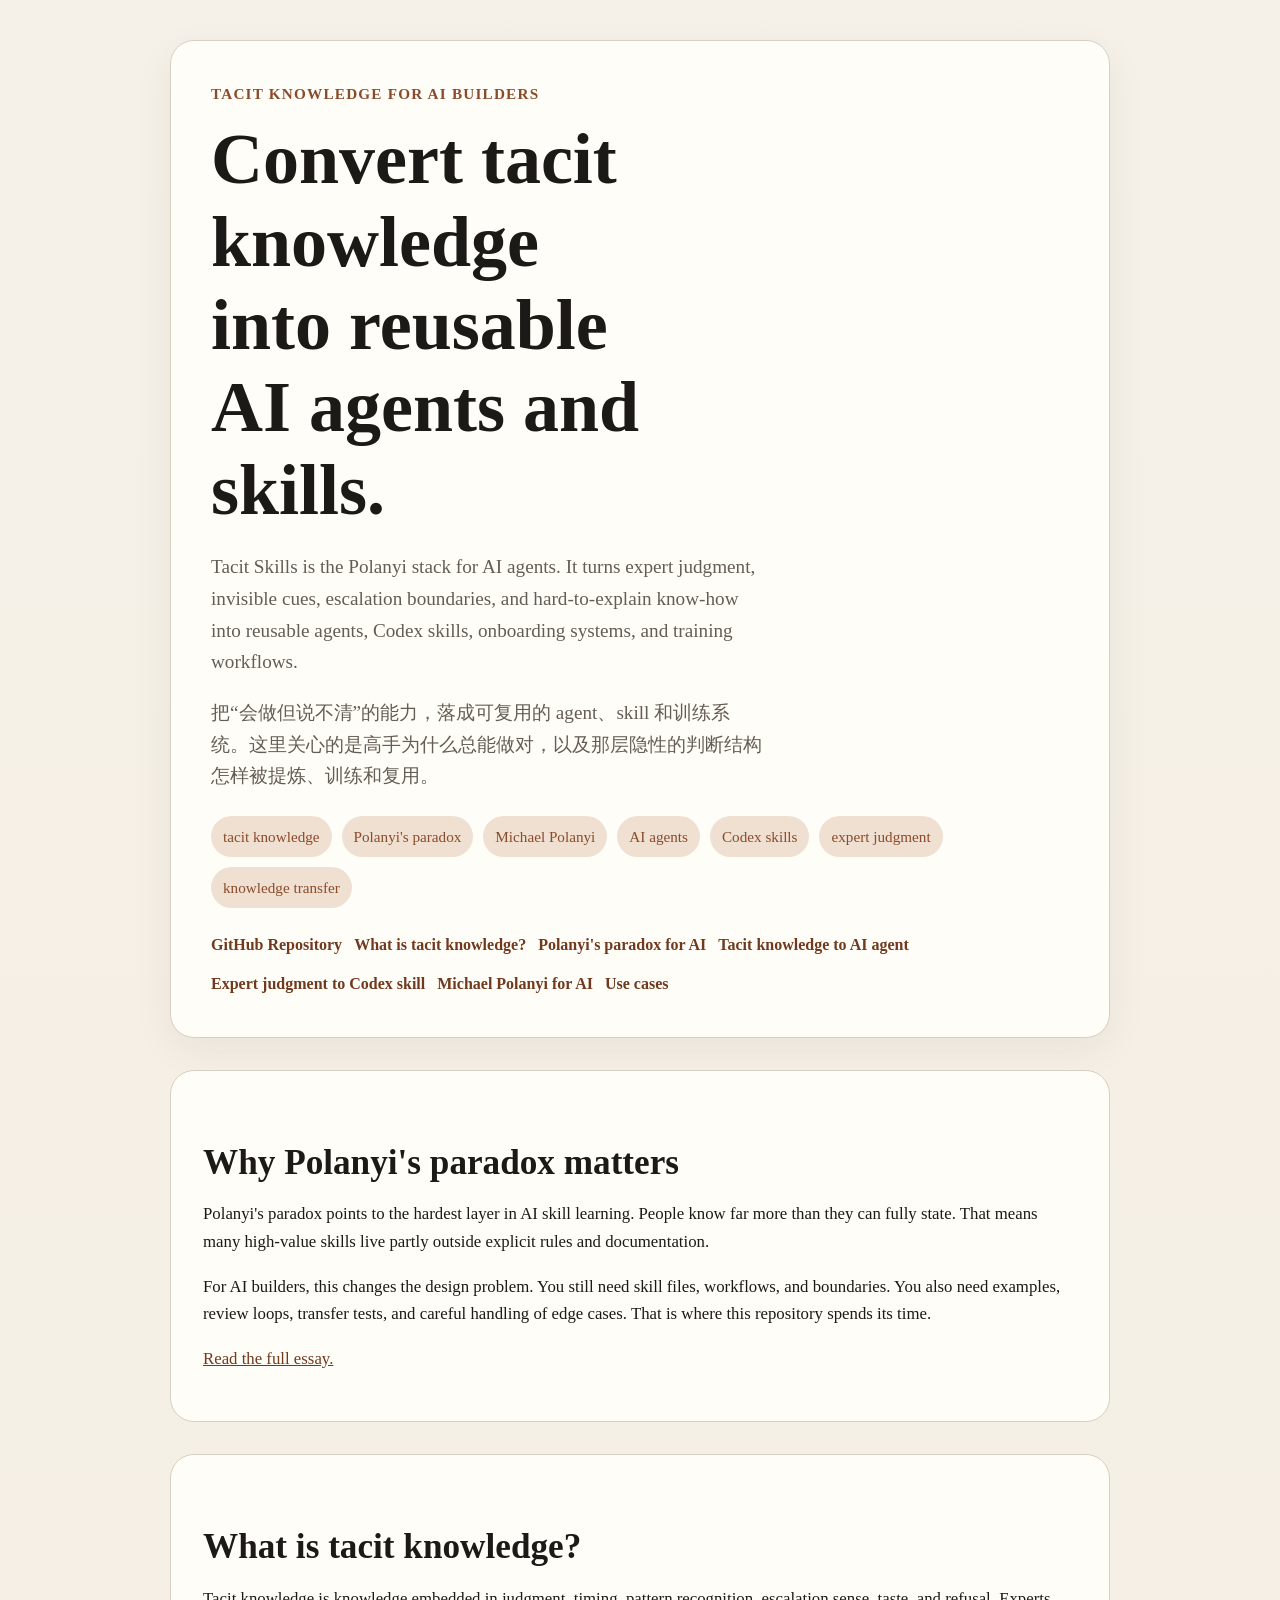
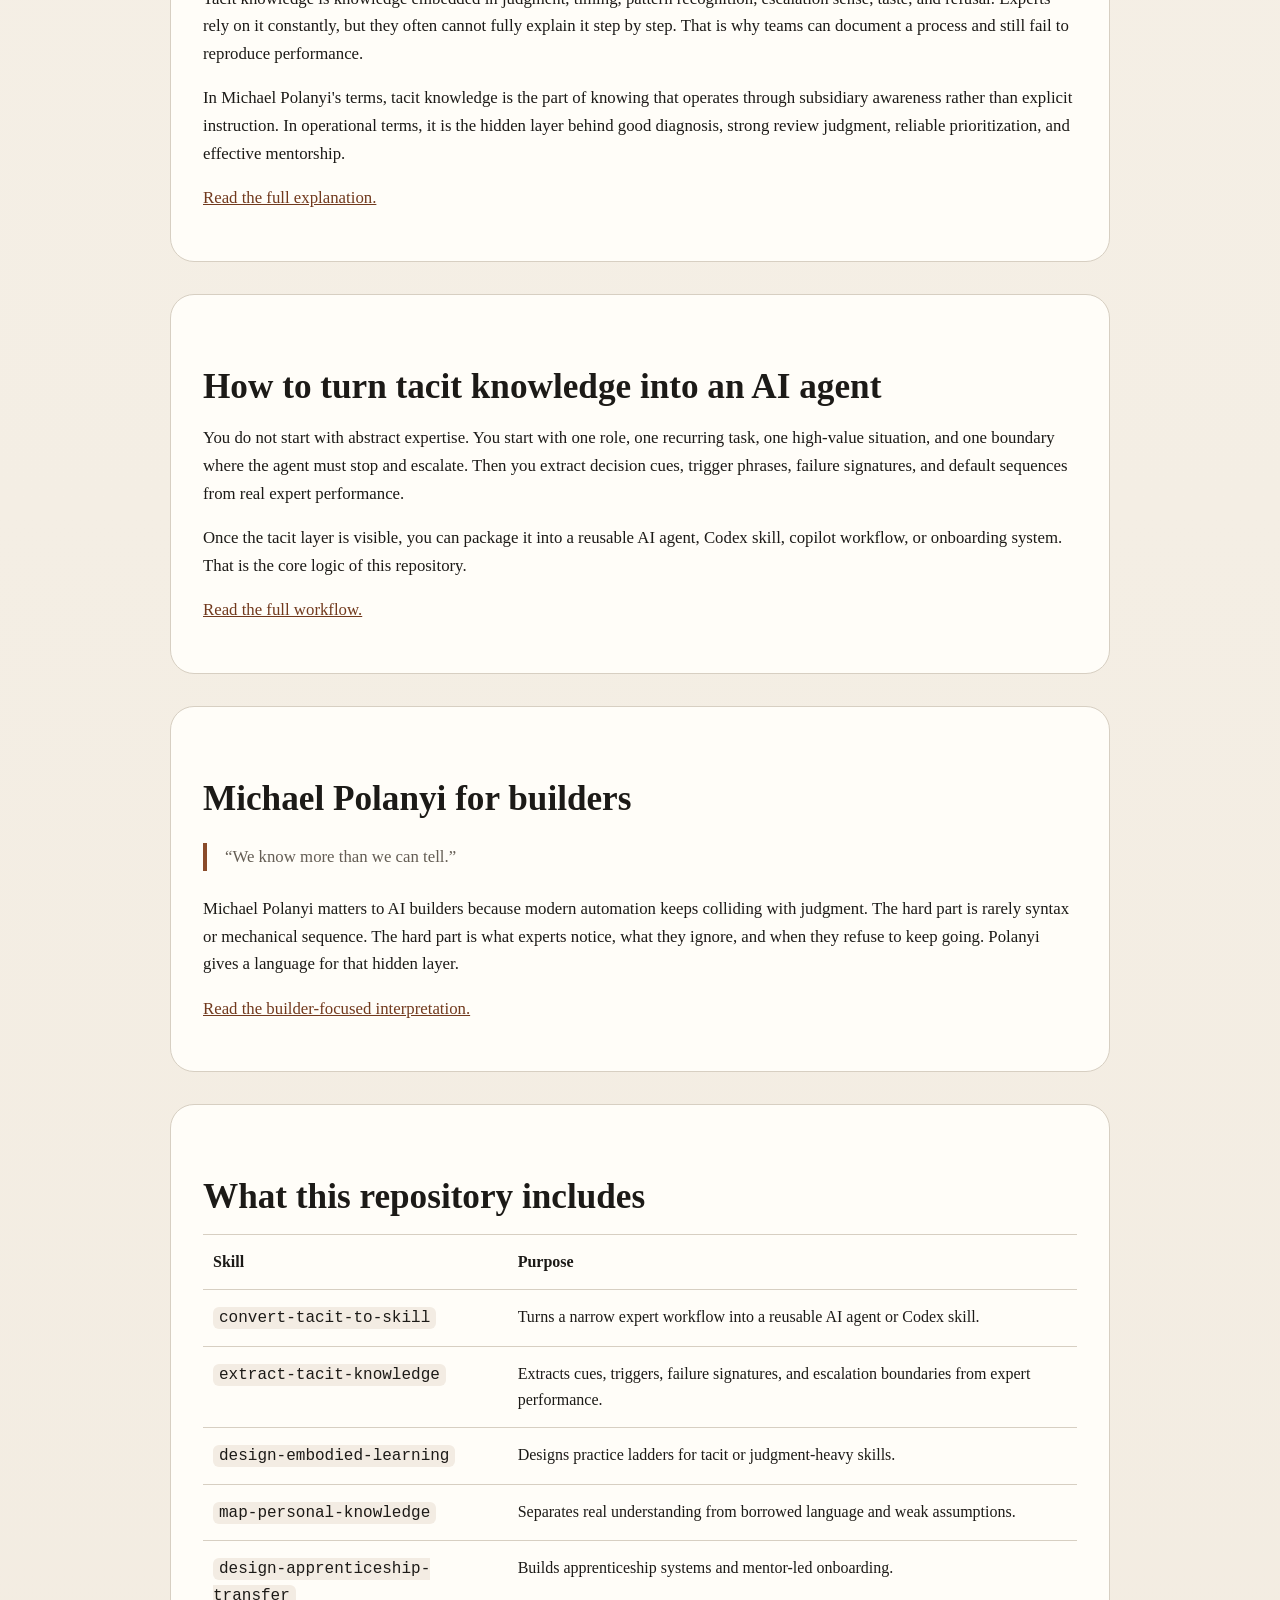
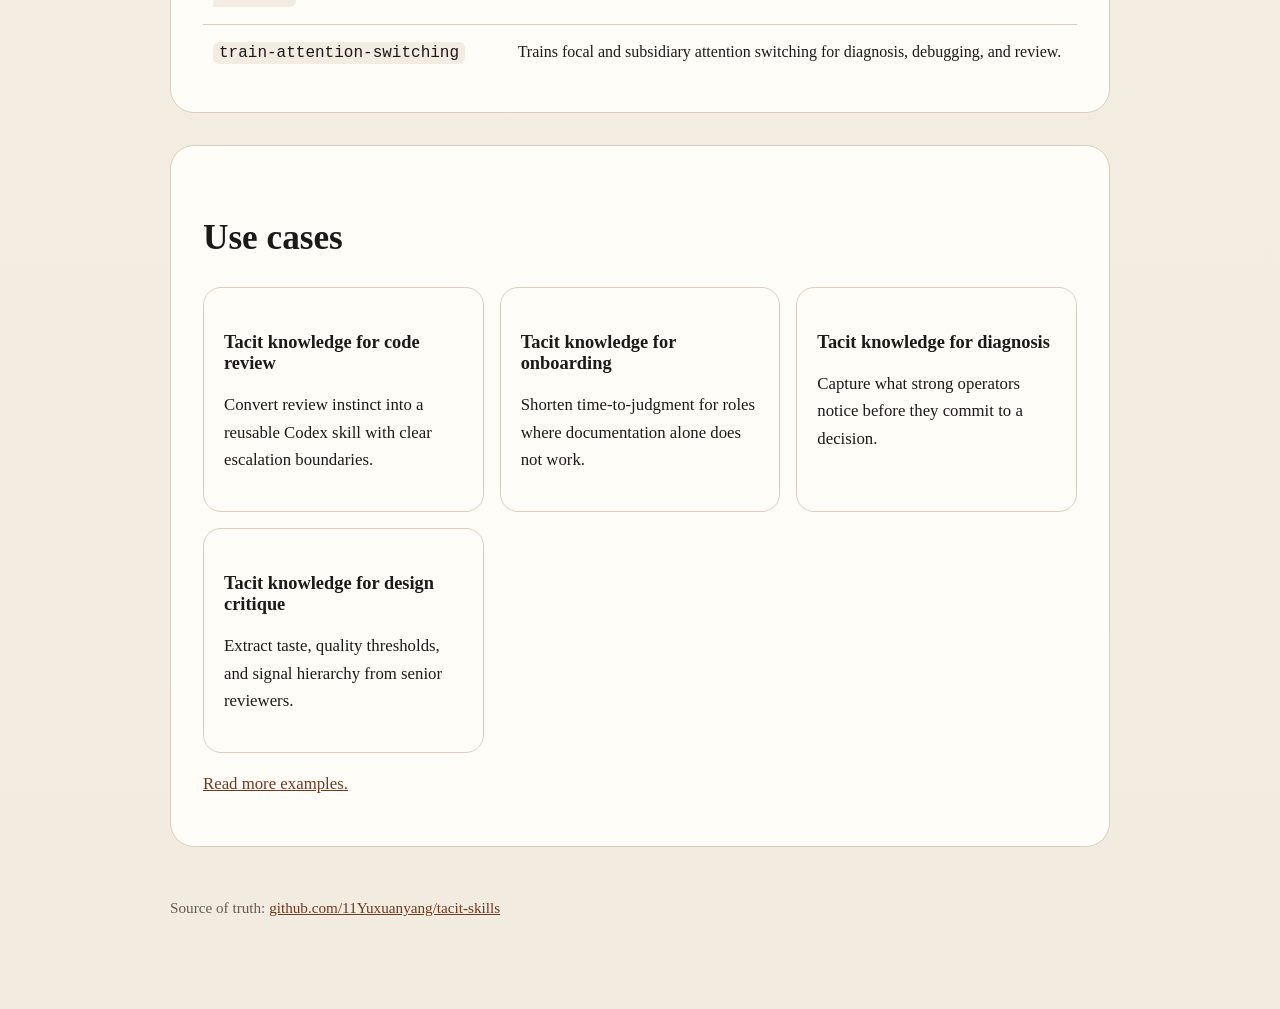
<file: docs/index.html>
<!doctype html>
<html lang="en">
  <head>
    <meta charset="utf-8">
    <meta name="viewport" content="width=device-width, initial-scale=1">
    <title>Tacit Skills: The Polanyi Stack for AI Agents</title>
    <meta name="description" content="Tacit Skills is the Polanyi stack for AI agents: an open-source framework for converting tacit knowledge, Polanyi's paradox, and expert judgment into reusable AI agents, Codex skills, copilots, and training workflows.">
    <link rel="canonical" href="https://11yuxuanyang.github.io/tacit-skills/">
    <meta name="robots" content="index,follow">
    <meta property="og:title" content="Tacit Skills">
    <meta property="og:description" content="The Polanyi stack for AI agents. Convert tacit knowledge and expert judgment into reusable skills.">
    <meta property="og:type" content="website">
    <meta property="og:url" content="https://11yuxuanyang.github.io/tacit-skills/">
    <meta name="twitter:card" content="summary_large_image">
    <link rel="stylesheet" href="./styles.css">
    <script type="application/ld+json">
      {
        "@context": "https://schema.org",
        "@type": "SoftwareSourceCode",
        "name": "Tacit Skills",
        "codeRepository": "https://github.com/11Yuxuanyang/tacit-skills",
        "url": "https://11yuxuanyang.github.io/tacit-skills/",
        "license": "https://github.com/11Yuxuanyang/tacit-skills/blob/main/LICENSE",
        "programmingLanguage": "Markdown",
        "keywords": [
          "tacit knowledge",
          "Michael Polanyi",
          "AI agents",
          "Codex skills",
          "expert judgment",
          "knowledge transfer"
        ],
          "description": "The Polanyi stack for AI agents. Open-source framework for converting tacit knowledge, Polanyi's paradox, and expert judgment into reusable AI agents, Codex skills, and training systems."
      }
    </script>
  </head>
  <body>
    <main class="shell">
      <section class="hero">
        <p class="eyebrow">Tacit Knowledge for AI Builders</p>
        <h1>Convert tacit knowledge into reusable AI agents and skills.</h1>
        <p class="lede">Tacit Skills is the Polanyi stack for AI agents. It turns expert judgment, invisible cues, escalation boundaries, and hard-to-explain know-how into reusable agents, Codex skills, onboarding systems, and training workflows.</p>
        <p class="lede">把“会做但说不清”的能力，落成可复用的 agent、skill 和训练系统。这里关心的是高手为什么总能做对，以及那层隐性的判断结构怎样被提炼、训练和复用。</p>
        <div class="pill-row">
          <span class="pill">tacit knowledge</span>
          <span class="pill">Polanyi's paradox</span>
          <span class="pill">Michael Polanyi</span>
          <span class="pill">AI agents</span>
          <span class="pill">Codex skills</span>
          <span class="pill">expert judgment</span>
          <span class="pill">knowledge transfer</span>
        </div>
        <nav class="nav">
          <a href="https://github.com/11Yuxuanyang/tacit-skills">GitHub Repository</a>
          <a href="./what-is-tacit-knowledge.html">What is tacit knowledge?</a>
          <a href="./polanyis-paradox-ai-skill-learning.html">Polanyi's paradox for AI</a>
          <a href="./tacit-knowledge-to-ai-agent.html">Tacit knowledge to AI agent</a>
          <a href="./expert-judgment-to-codex-skill.html">Expert judgment to Codex skill</a>
          <a href="./michael-polanyi-ai.html">Michael Polanyi for AI</a>
          <a href="./tacit-knowledge-examples.html">Use cases</a>
        </nav>
      </section>

      <section class="section">
        <h2>Why Polanyi's paradox matters</h2>
        <p>Polanyi's paradox points to the hardest layer in AI skill learning. People know far more than they can fully state. That means many high-value skills live partly outside explicit rules and documentation.</p>
        <p>For AI builders, this changes the design problem. You still need skill files, workflows, and boundaries. You also need examples, review loops, transfer tests, and careful handling of edge cases. That is where this repository spends its time.</p>
        <p><a href="./polanyis-paradox-ai-skill-learning.html">Read the full essay.</a></p>
      </section>

      <section class="section">
        <h2>What is tacit knowledge?</h2>
        <p>Tacit knowledge is knowledge embedded in judgment, timing, pattern recognition, escalation sense, taste, and refusal. Experts rely on it constantly, but they often cannot fully explain it step by step. That is why teams can document a process and still fail to reproduce performance.</p>
        <p>In Michael Polanyi's terms, tacit knowledge is the part of knowing that operates through subsidiary awareness rather than explicit instruction. In operational terms, it is the hidden layer behind good diagnosis, strong review judgment, reliable prioritization, and effective mentorship.</p>
        <p><a href="./what-is-tacit-knowledge.html">Read the full explanation.</a></p>
      </section>

      <section class="section">
        <h2>How to turn tacit knowledge into an AI agent</h2>
        <p>You do not start with abstract expertise. You start with one role, one recurring task, one high-value situation, and one boundary where the agent must stop and escalate. Then you extract decision cues, trigger phrases, failure signatures, and default sequences from real expert performance.</p>
        <p>Once the tacit layer is visible, you can package it into a reusable AI agent, Codex skill, copilot workflow, or onboarding system. That is the core logic of this repository.</p>
        <p><a href="./tacit-knowledge-to-ai-agent.html">Read the full workflow.</a></p>
      </section>

      <section class="section">
        <h2>Michael Polanyi for builders</h2>
        <div class="quote">
          <p>“We know more than we can tell.”</p>
        </div>
        <p>Michael Polanyi matters to AI builders because modern automation keeps colliding with judgment. The hard part is rarely syntax or mechanical sequence. The hard part is what experts notice, what they ignore, and when they refuse to keep going. Polanyi gives a language for that hidden layer.</p>
        <p><a href="./michael-polanyi-ai.html">Read the builder-focused interpretation.</a></p>
      </section>

      <section class="section">
        <h2>What this repository includes</h2>
        <table class="table">
          <thead>
            <tr>
              <th>Skill</th>
              <th>Purpose</th>
            </tr>
          </thead>
          <tbody>
            <tr>
              <td><code>convert-tacit-to-skill</code></td>
              <td>Turns a narrow expert workflow into a reusable AI agent or Codex skill.</td>
            </tr>
            <tr>
              <td><code>extract-tacit-knowledge</code></td>
              <td>Extracts cues, triggers, failure signatures, and escalation boundaries from expert performance.</td>
            </tr>
            <tr>
              <td><code>design-embodied-learning</code></td>
              <td>Designs practice ladders for tacit or judgment-heavy skills.</td>
            </tr>
            <tr>
              <td><code>map-personal-knowledge</code></td>
              <td>Separates real understanding from borrowed language and weak assumptions.</td>
            </tr>
            <tr>
              <td><code>design-apprenticeship-transfer</code></td>
              <td>Builds apprenticeship systems and mentor-led onboarding.</td>
            </tr>
            <tr>
              <td><code>train-attention-switching</code></td>
              <td>Trains focal and subsidiary attention switching for diagnosis, debugging, and review.</td>
            </tr>
          </tbody>
        </table>
      </section>

      <section class="section">
        <h2>Use cases</h2>
        <div class="grid">
          <article class="card">
            <h3>Tacit knowledge for code review</h3>
            <p>Convert review instinct into a reusable Codex skill with clear escalation boundaries.</p>
          </article>
          <article class="card">
            <h3>Tacit knowledge for onboarding</h3>
            <p>Shorten time-to-judgment for roles where documentation alone does not work.</p>
          </article>
          <article class="card">
            <h3>Tacit knowledge for diagnosis</h3>
            <p>Capture what strong operators notice before they commit to a decision.</p>
          </article>
          <article class="card">
            <h3>Tacit knowledge for design critique</h3>
            <p>Extract taste, quality thresholds, and signal hierarchy from senior reviewers.</p>
          </article>
        </div>
        <p><a href="./tacit-knowledge-examples.html">Read more examples.</a></p>
      </section>

      <p class="footer">Source of truth: <a href="https://github.com/11Yuxuanyang/tacit-skills">github.com/11Yuxuanyang/tacit-skills</a></p>
    </main>
  </body>
  </html>
</file>
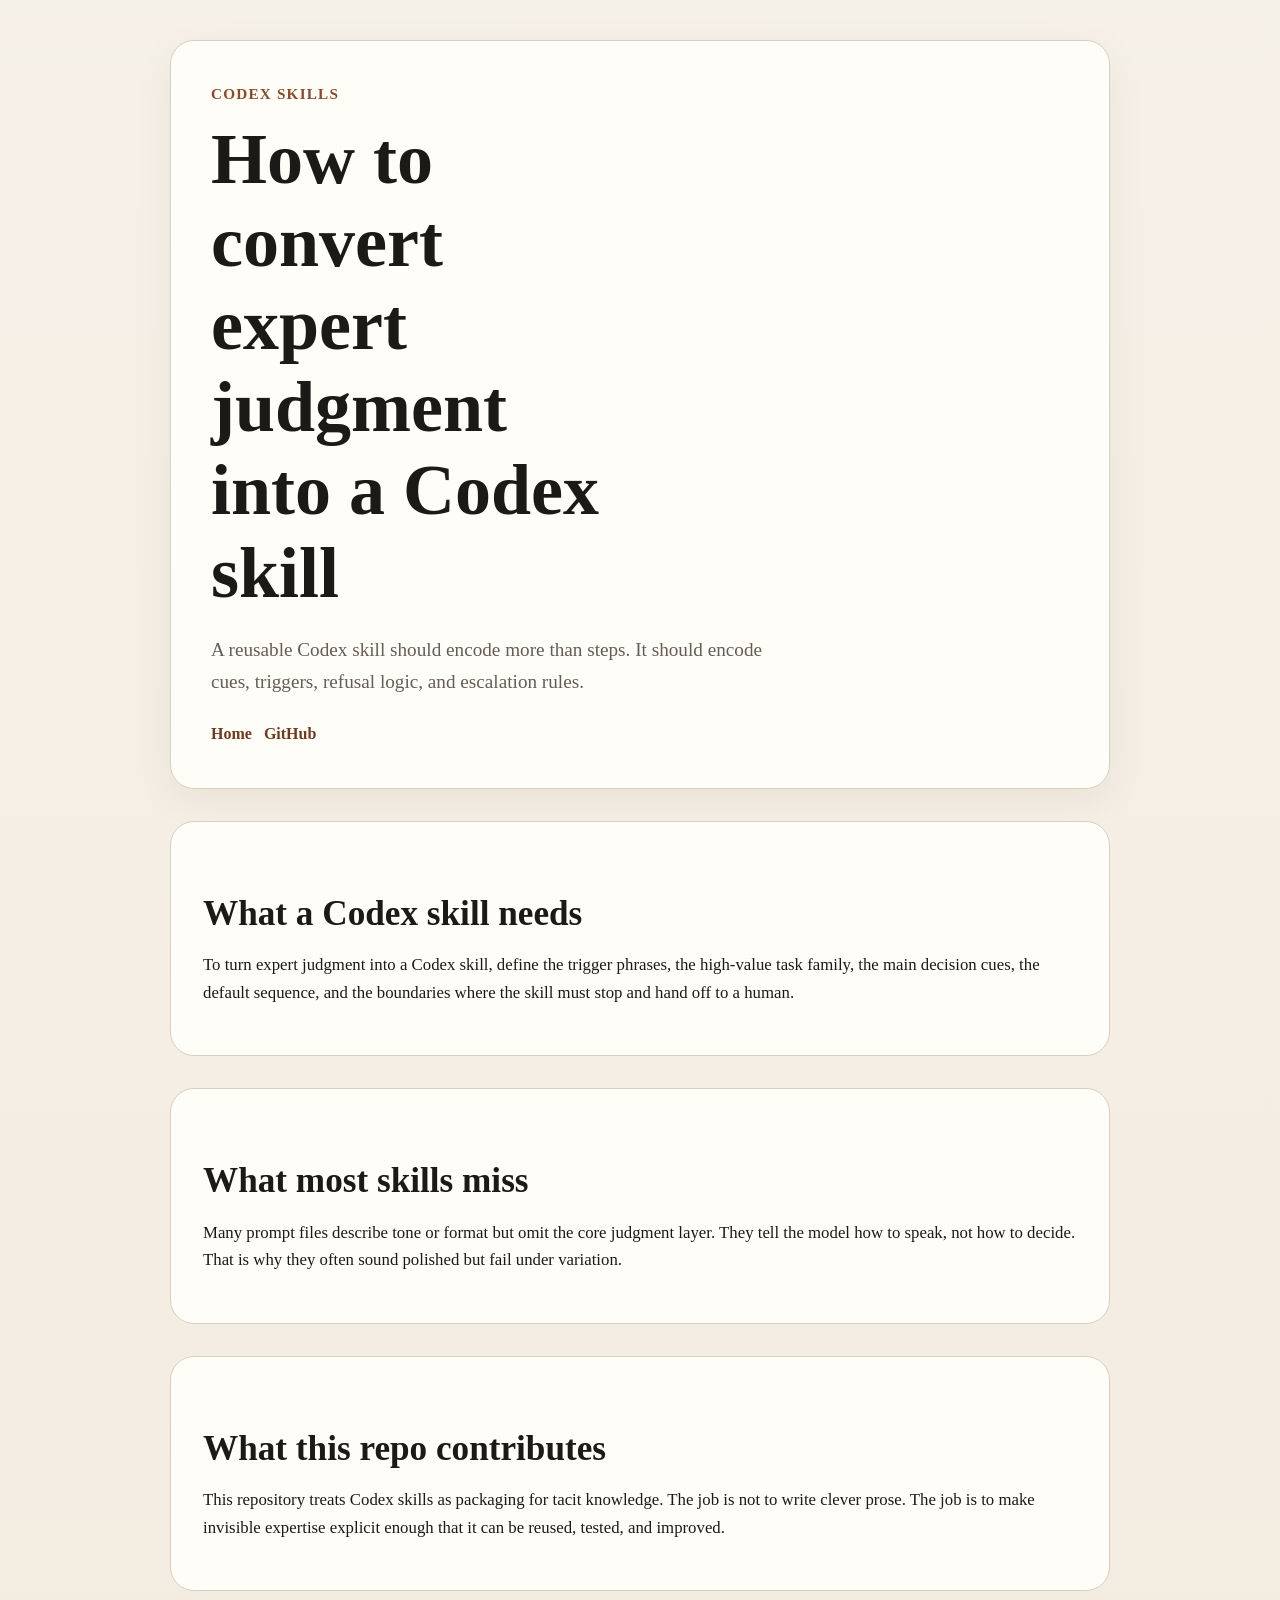
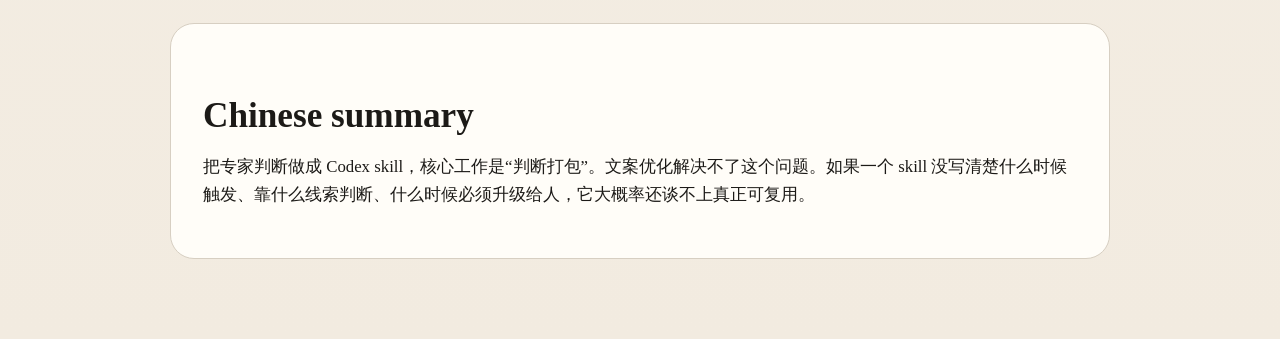
<file: docs/expert-judgment-to-codex-skill.html>
<!doctype html>
<html lang="en">
  <head>
    <meta charset="utf-8">
    <meta name="viewport" content="width=device-width, initial-scale=1">
    <title>How to Convert Expert Judgment into a Codex Skill</title>
    <meta name="description" content="Turn expert judgment into a Codex skill by defining trigger conditions, decision cues, workflow steps, output contracts, and escalation boundaries.">
    <link rel="canonical" href="https://11yuxuanyang.github.io/tacit-skills/expert-judgment-to-codex-skill.html">
    <meta name="robots" content="index,follow">
    <link rel="stylesheet" href="./styles.css">
  </head>
  <body>
    <main class="shell">
      <section class="hero">
        <p class="eyebrow">Codex Skills</p>
        <h1>How to convert expert judgment into a Codex skill</h1>
        <p class="lede">A reusable Codex skill should encode more than steps. It should encode cues, triggers, refusal logic, and escalation rules.</p>
        <nav class="nav">
          <a href="./index.html">Home</a>
          <a href="https://github.com/11Yuxuanyang/tacit-skills">GitHub</a>
        </nav>
      </section>

      <section class="section">
        <h2>What a Codex skill needs</h2>
        <p>To turn expert judgment into a Codex skill, define the trigger phrases, the high-value task family, the main decision cues, the default sequence, and the boundaries where the skill must stop and hand off to a human.</p>
      </section>

      <section class="section">
        <h2>What most skills miss</h2>
        <p>Many prompt files describe tone or format but omit the core judgment layer. They tell the model how to speak, not how to decide. That is why they often sound polished but fail under variation.</p>
      </section>

      <section class="section">
        <h2>What this repo contributes</h2>
        <p>This repository treats Codex skills as packaging for tacit knowledge. The job is not to write clever prose. The job is to make invisible expertise explicit enough that it can be reused, tested, and improved.</p>
      </section>

      <section class="section">
        <h2>Chinese summary</h2>
        <p>把专家判断做成 Codex skill，核心工作是“判断打包”。文案优化解决不了这个问题。如果一个 skill 没写清楚什么时候触发、靠什么线索判断、什么时候必须升级给人，它大概率还谈不上真正可复用。</p>
      </section>
    </main>
  </body>
  </html>
</file>
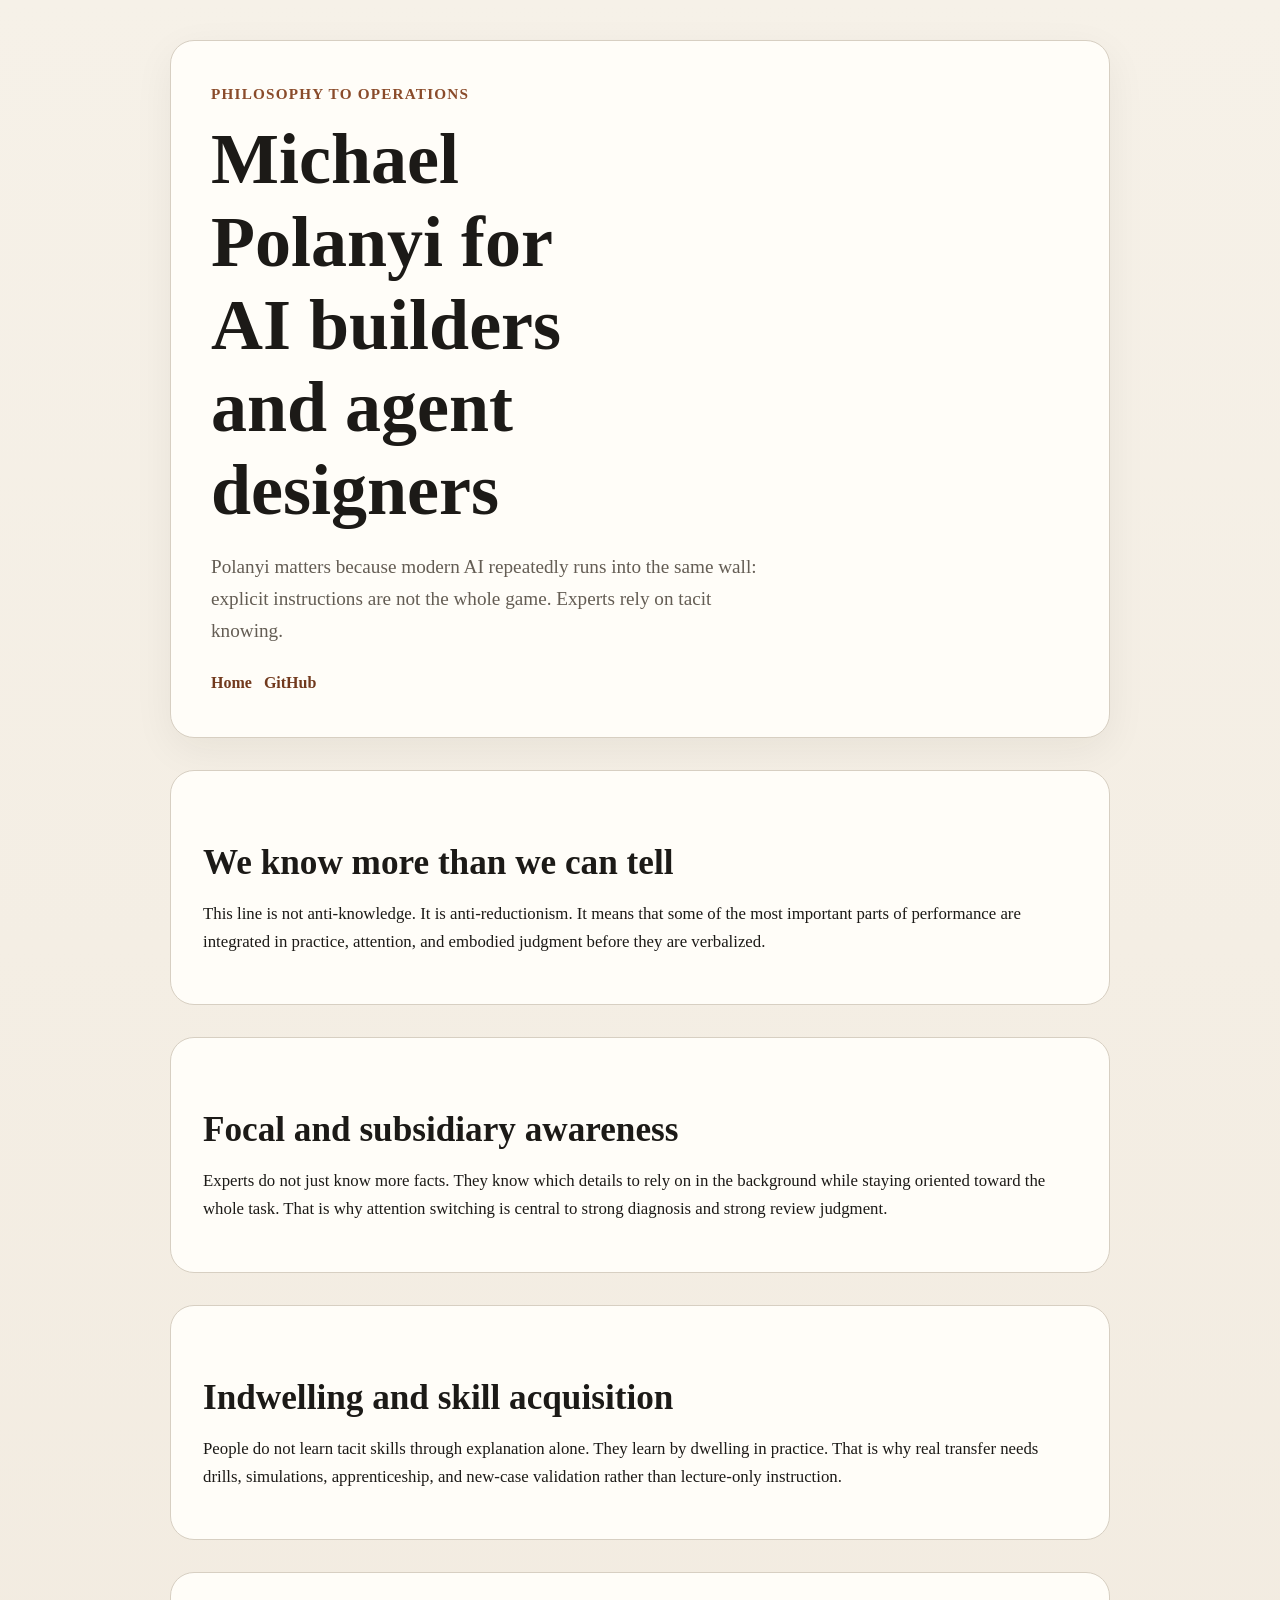
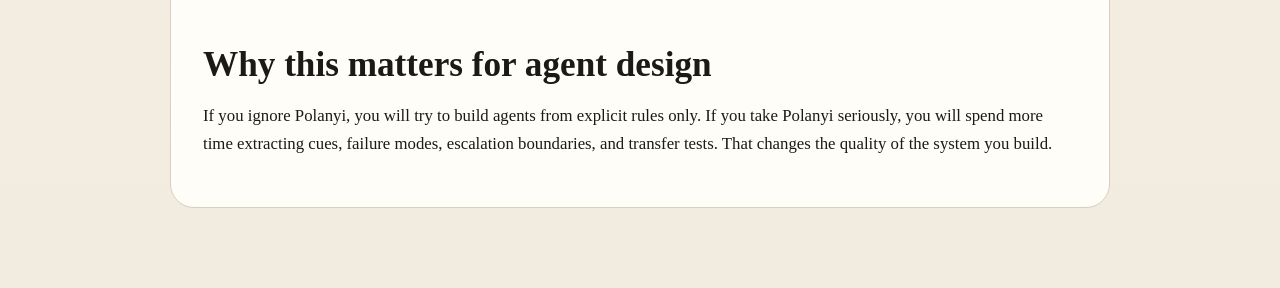
<file: docs/michael-polanyi-ai.html>
<!doctype html>
<html lang="en">
  <head>
    <meta charset="utf-8">
    <meta name="viewport" content="width=device-width, initial-scale=1">
    <title>Michael Polanyi for AI Builders and Agent Designers</title>
    <meta name="description" content="Why Michael Polanyi matters for AI builders: tacit knowledge, focal and subsidiary awareness, indwelling, and the limits of purely explicit systems.">
    <link rel="canonical" href="https://11yuxuanyang.github.io/tacit-skills/michael-polanyi-ai.html">
    <meta name="robots" content="index,follow">
    <link rel="stylesheet" href="./styles.css">
  </head>
  <body>
    <main class="shell">
      <section class="hero">
        <p class="eyebrow">Philosophy to Operations</p>
        <h1>Michael Polanyi for AI builders and agent designers</h1>
        <p class="lede">Polanyi matters because modern AI repeatedly runs into the same wall: explicit instructions are not the whole game. Experts rely on tacit knowing.</p>
        <nav class="nav">
          <a href="./index.html">Home</a>
          <a href="https://github.com/11Yuxuanyang/tacit-skills">GitHub</a>
        </nav>
      </section>

      <section class="section">
        <h2>We know more than we can tell</h2>
        <p>This line is not anti-knowledge. It is anti-reductionism. It means that some of the most important parts of performance are integrated in practice, attention, and embodied judgment before they are verbalized.</p>
      </section>

      <section class="section">
        <h2>Focal and subsidiary awareness</h2>
        <p>Experts do not just know more facts. They know which details to rely on in the background while staying oriented toward the whole task. That is why attention switching is central to strong diagnosis and strong review judgment.</p>
      </section>

      <section class="section">
        <h2>Indwelling and skill acquisition</h2>
        <p>People do not learn tacit skills through explanation alone. They learn by dwelling in practice. That is why real transfer needs drills, simulations, apprenticeship, and new-case validation rather than lecture-only instruction.</p>
      </section>

      <section class="section">
        <h2>Why this matters for agent design</h2>
        <p>If you ignore Polanyi, you will try to build agents from explicit rules only. If you take Polanyi seriously, you will spend more time extracting cues, failure modes, escalation boundaries, and transfer tests. That changes the quality of the system you build.</p>
      </section>
    </main>
  </body>
  </html>
</file>
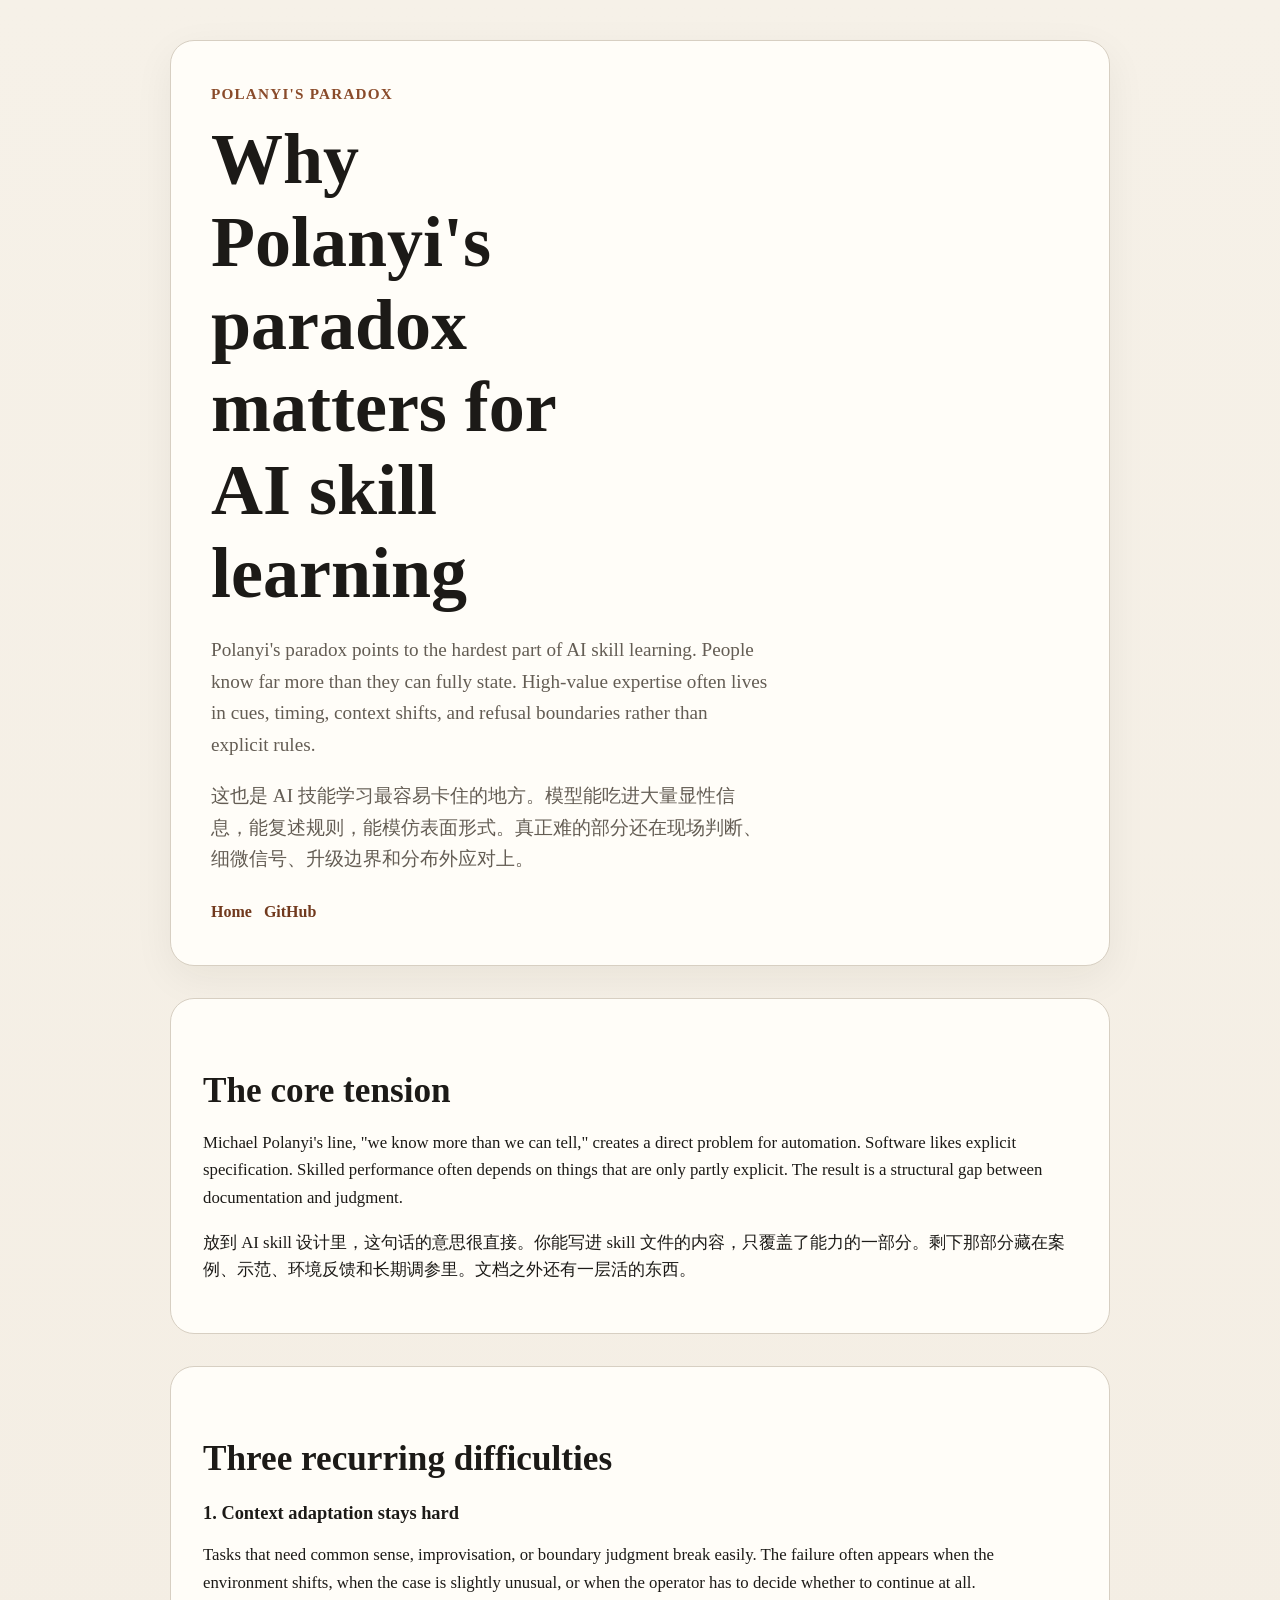
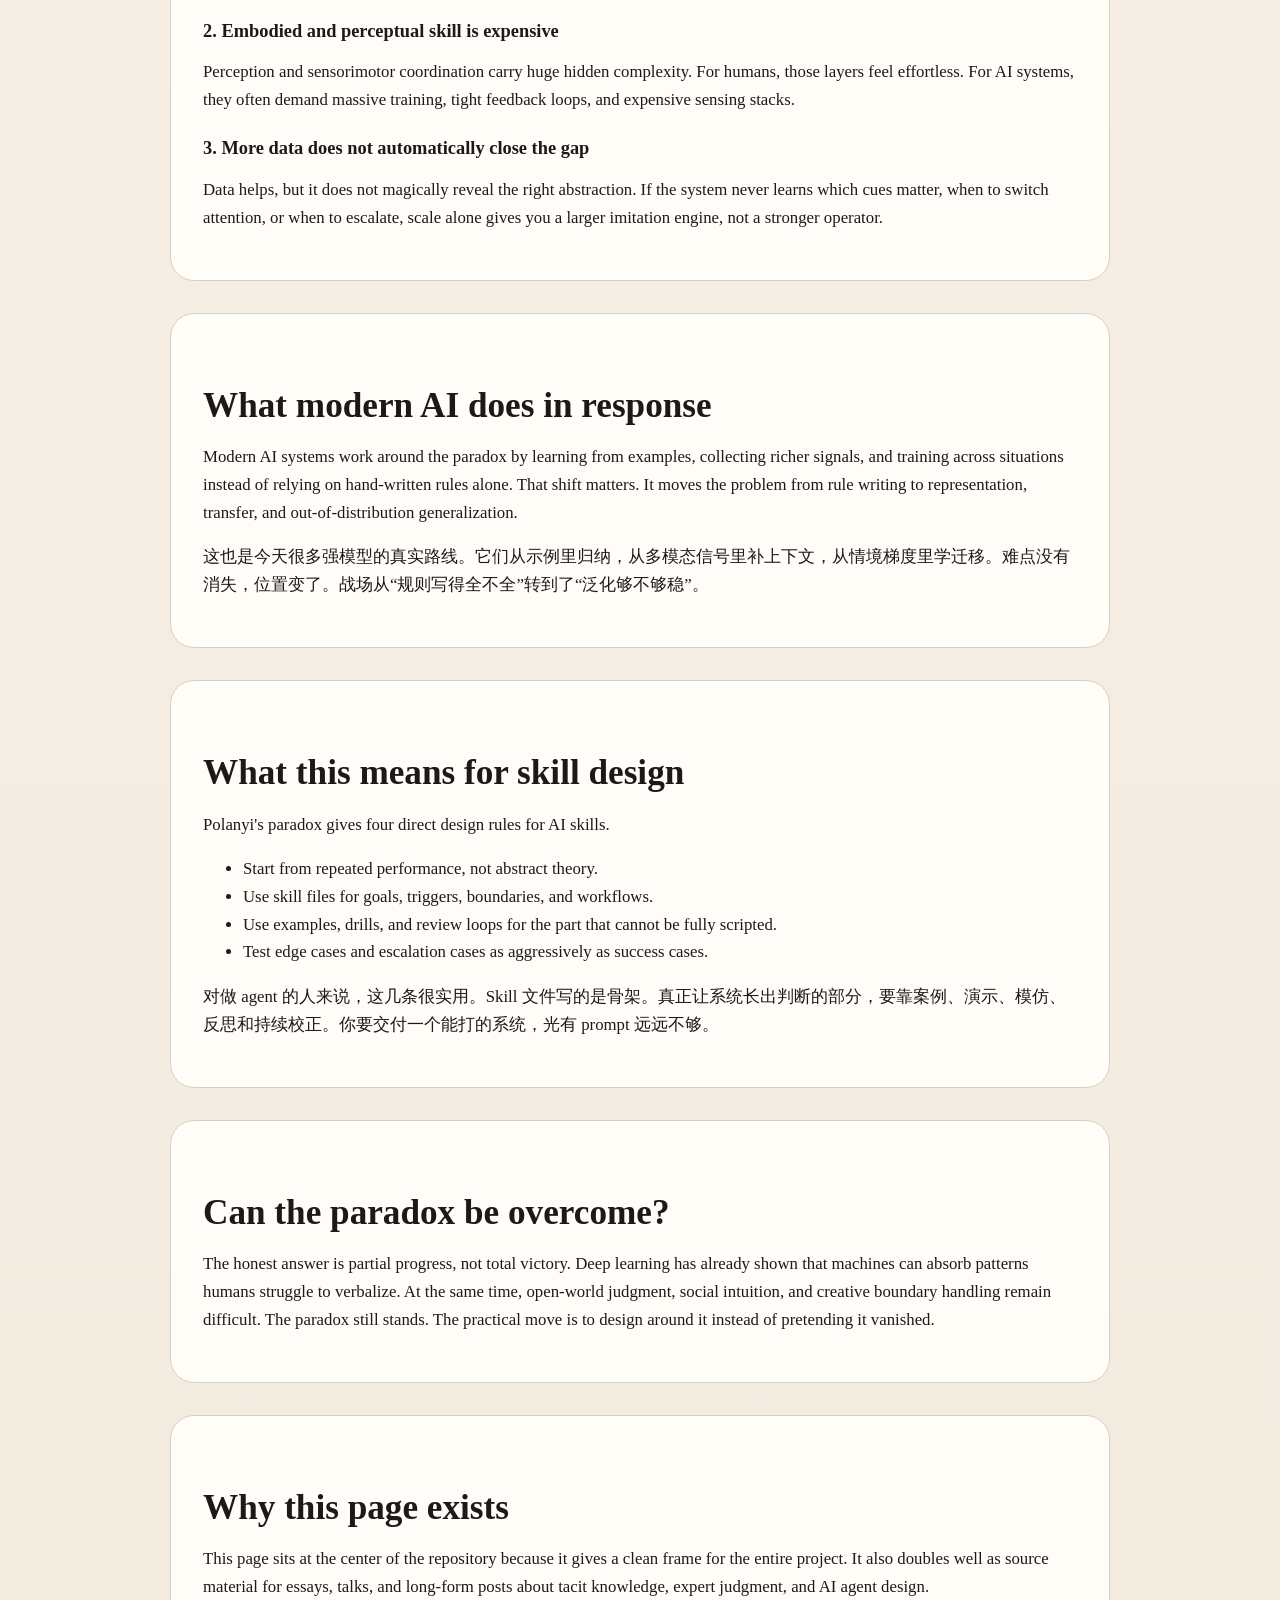
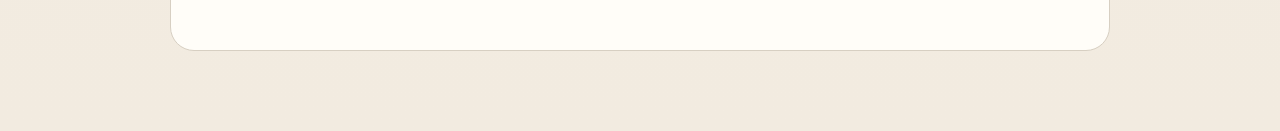
<file: docs/polanyis-paradox-ai-skill-learning.html>
<!doctype html>
<html lang="en">
  <head>
    <meta charset="utf-8">
    <meta name="viewport" content="width=device-width, initial-scale=1">
    <title>Why Polanyi's Paradox Matters for AI Skill Learning</title>
    <meta name="description" content="Polanyi's paradox explains why AI skill learning struggles with expert judgment, context adaptation, embodiment, and out-of-distribution decisions.">
    <link rel="canonical" href="https://11yuxuanyang.github.io/tacit-skills/polanyis-paradox-ai-skill-learning.html">
    <meta name="robots" content="index,follow">
    <link rel="stylesheet" href="./styles.css">
  </head>
  <body>
    <main class="shell">
      <section class="hero">
        <p class="eyebrow">Polanyi's Paradox</p>
        <h1>Why Polanyi's paradox matters for AI skill learning</h1>
        <p class="lede">Polanyi's paradox points to the hardest part of AI skill learning. People know far more than they can fully state. High-value expertise often lives in cues, timing, context shifts, and refusal boundaries rather than explicit rules.</p>
        <p class="lede">这也是 AI 技能学习最容易卡住的地方。模型能吃进大量显性信息，能复述规则，能模仿表面形式。真正难的部分还在现场判断、细微信号、升级边界和分布外应对上。</p>
        <nav class="nav">
          <a href="./index.html">Home</a>
          <a href="https://github.com/11Yuxuanyang/tacit-skills">GitHub</a>
        </nav>
      </section>

      <section class="section">
        <h2>The core tension</h2>
        <p>Michael Polanyi's line, "we know more than we can tell," creates a direct problem for automation. Software likes explicit specification. Skilled performance often depends on things that are only partly explicit. The result is a structural gap between documentation and judgment.</p>
        <p>放到 AI skill 设计里，这句话的意思很直接。你能写进 skill 文件的内容，只覆盖了能力的一部分。剩下那部分藏在案例、示范、环境反馈和长期调参里。文档之外还有一层活的东西。</p>
      </section>

      <section class="section">
        <h2>Three recurring difficulties</h2>
        <h3>1. Context adaptation stays hard</h3>
        <p>Tasks that need common sense, improvisation, or boundary judgment break easily. The failure often appears when the environment shifts, when the case is slightly unusual, or when the operator has to decide whether to continue at all.</p>
        <h3>2. Embodied and perceptual skill is expensive</h3>
        <p>Perception and sensorimotor coordination carry huge hidden complexity. For humans, those layers feel effortless. For AI systems, they often demand massive training, tight feedback loops, and expensive sensing stacks.</p>
        <h3>3. More data does not automatically close the gap</h3>
        <p>Data helps, but it does not magically reveal the right abstraction. If the system never learns which cues matter, when to switch attention, or when to escalate, scale alone gives you a larger imitation engine, not a stronger operator.</p>
      </section>

      <section class="section">
        <h2>What modern AI does in response</h2>
        <p>Modern AI systems work around the paradox by learning from examples, collecting richer signals, and training across situations instead of relying on hand-written rules alone. That shift matters. It moves the problem from rule writing to representation, transfer, and out-of-distribution generalization.</p>
        <p>这也是今天很多强模型的真实路线。它们从示例里归纳，从多模态信号里补上下文，从情境梯度里学迁移。难点没有消失，位置变了。战场从“规则写得全不全”转到了“泛化够不够稳”。</p>
      </section>

      <section class="section">
        <h2>What this means for skill design</h2>
        <p>Polanyi's paradox gives four direct design rules for AI skills.</p>
        <ul>
          <li>Start from repeated performance, not abstract theory.</li>
          <li>Use skill files for goals, triggers, boundaries, and workflows.</li>
          <li>Use examples, drills, and review loops for the part that cannot be fully scripted.</li>
          <li>Test edge cases and escalation cases as aggressively as success cases.</li>
        </ul>
        <p>对做 agent 的人来说，这几条很实用。Skill 文件写的是骨架。真正让系统长出判断的部分，要靠案例、演示、模仿、反思和持续校正。你要交付一个能打的系统，光有 prompt 远远不够。</p>
      </section>

      <section class="section">
        <h2>Can the paradox be overcome?</h2>
        <p>The honest answer is partial progress, not total victory. Deep learning has already shown that machines can absorb patterns humans struggle to verbalize. At the same time, open-world judgment, social intuition, and creative boundary handling remain difficult. The paradox still stands. The practical move is to design around it instead of pretending it vanished.</p>
      </section>

      <section class="section">
        <h2>Why this page exists</h2>
        <p>This page sits at the center of the repository because it gives a clean frame for the entire project. It also doubles well as source material for essays, talks, and long-form posts about tacit knowledge, expert judgment, and AI agent design.</p>
      </section>
    </main>
  </body>
  </html>
</file>
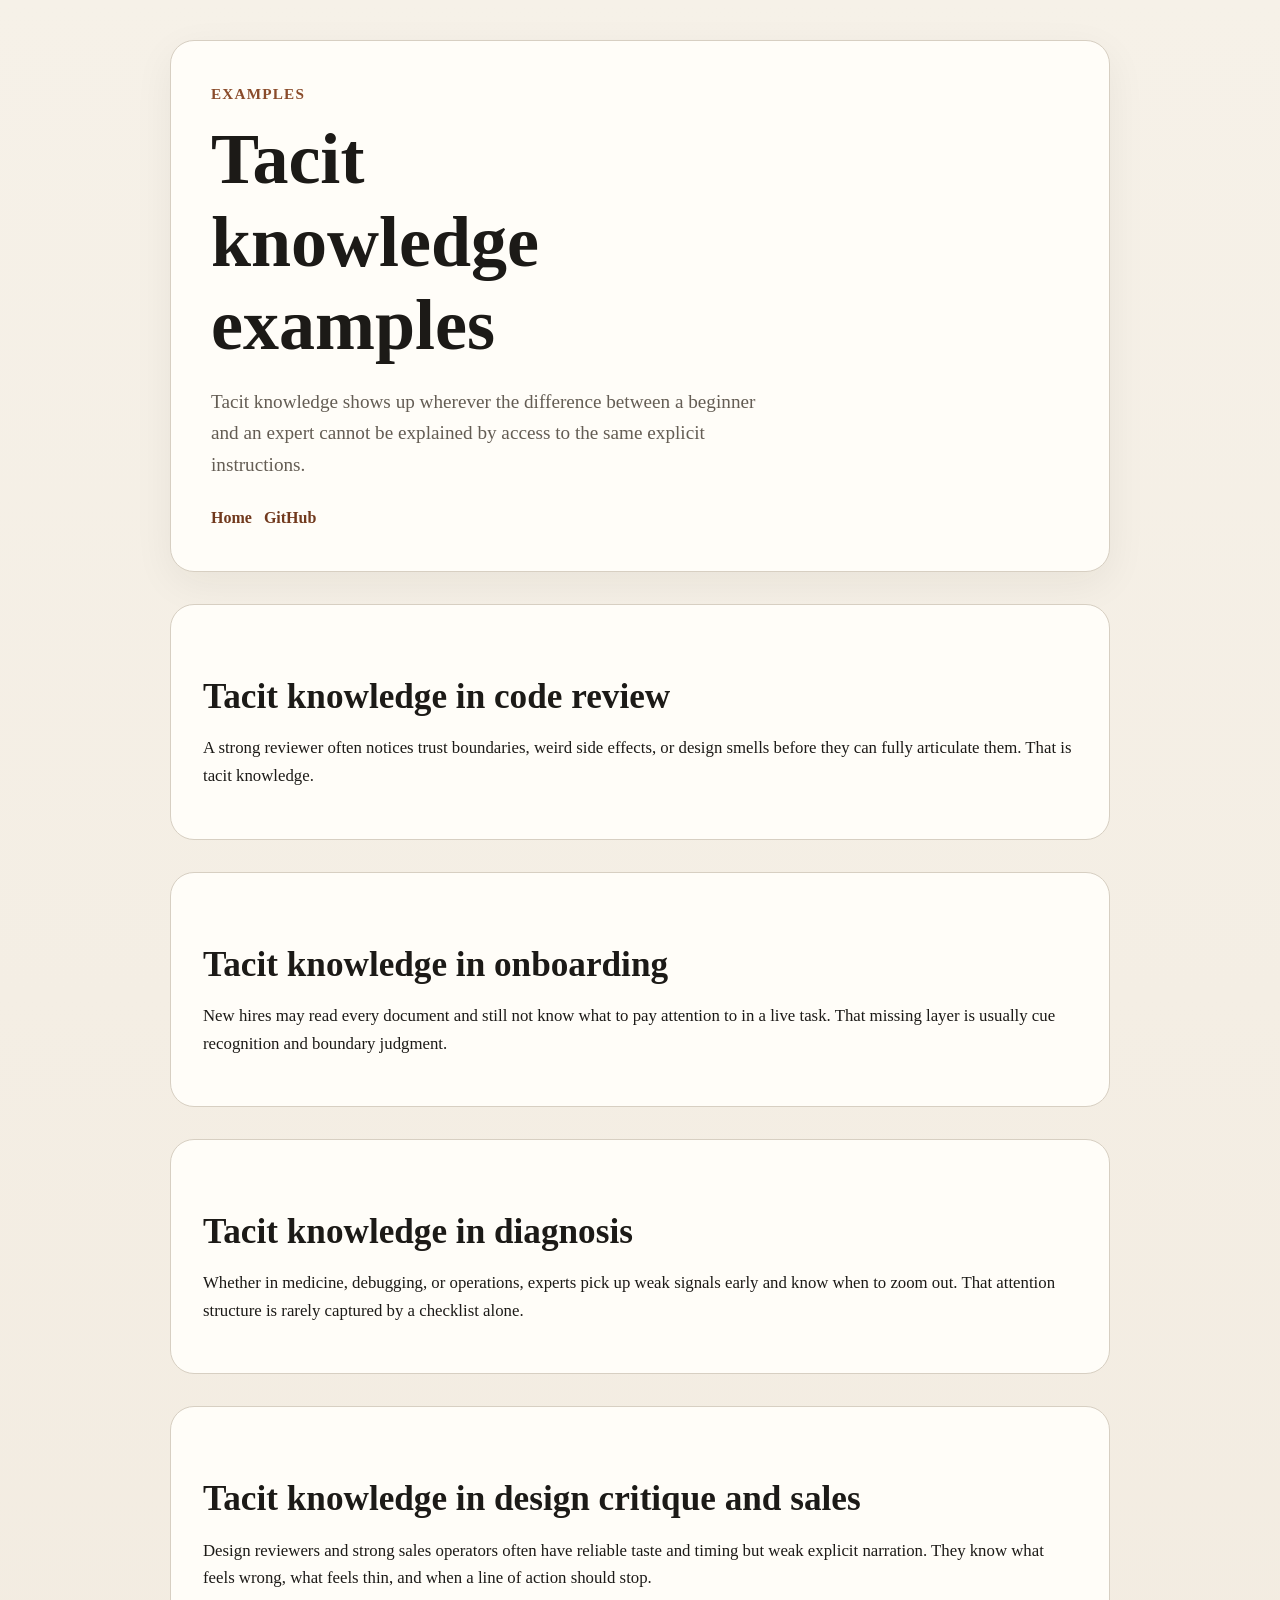
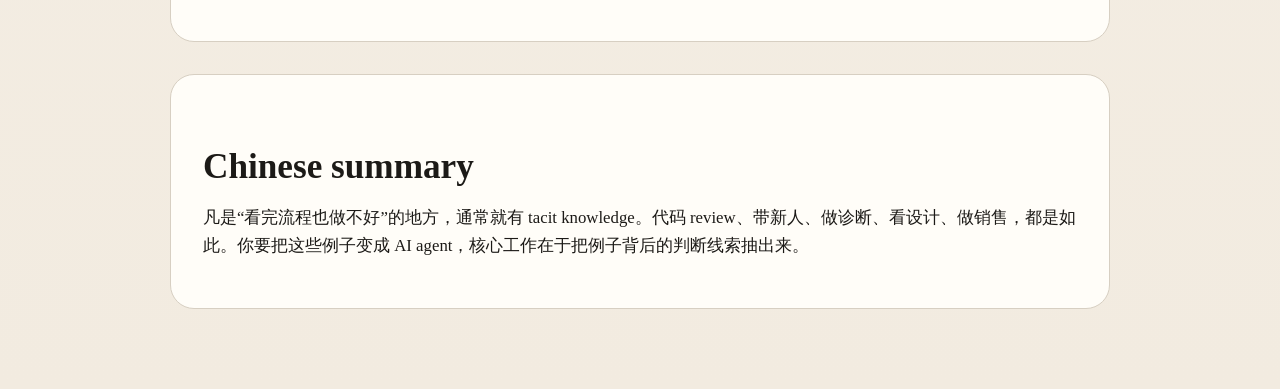
<file: docs/tacit-knowledge-examples.html>
<!doctype html>
<html lang="en">
  <head>
    <meta charset="utf-8">
    <meta name="viewport" content="width=device-width, initial-scale=1">
    <title>Tacit Knowledge Examples for AI Agents, Onboarding, Code Review, and Diagnosis</title>
    <meta name="description" content="Examples of tacit knowledge in code review, onboarding, diagnosis, design critique, and sales, plus how those examples can be turned into reusable AI agents and skills.">
    <link rel="canonical" href="https://11yuxuanyang.github.io/tacit-skills/tacit-knowledge-examples.html">
    <meta name="robots" content="index,follow">
    <link rel="stylesheet" href="./styles.css">
  </head>
  <body>
    <main class="shell">
      <section class="hero">
        <p class="eyebrow">Examples</p>
        <h1>Tacit knowledge examples</h1>
        <p class="lede">Tacit knowledge shows up wherever the difference between a beginner and an expert cannot be explained by access to the same explicit instructions.</p>
        <nav class="nav">
          <a href="./index.html">Home</a>
          <a href="https://github.com/11Yuxuanyang/tacit-skills">GitHub</a>
        </nav>
      </section>

      <section class="section">
        <h2>Tacit knowledge in code review</h2>
        <p>A strong reviewer often notices trust boundaries, weird side effects, or design smells before they can fully articulate them. That is tacit knowledge.</p>
      </section>

      <section class="section">
        <h2>Tacit knowledge in onboarding</h2>
        <p>New hires may read every document and still not know what to pay attention to in a live task. That missing layer is usually cue recognition and boundary judgment.</p>
      </section>

      <section class="section">
        <h2>Tacit knowledge in diagnosis</h2>
        <p>Whether in medicine, debugging, or operations, experts pick up weak signals early and know when to zoom out. That attention structure is rarely captured by a checklist alone.</p>
      </section>

      <section class="section">
        <h2>Tacit knowledge in design critique and sales</h2>
        <p>Design reviewers and strong sales operators often have reliable taste and timing but weak explicit narration. They know what feels wrong, what feels thin, and when a line of action should stop.</p>
      </section>

      <section class="section">
        <h2>Chinese summary</h2>
        <p>凡是“看完流程也做不好”的地方，通常就有 tacit knowledge。代码 review、带新人、做诊断、看设计、做销售，都是如此。你要把这些例子变成 AI agent，核心工作在于把例子背后的判断线索抽出来。</p>
      </section>
    </main>
  </body>
  </html>
</file>
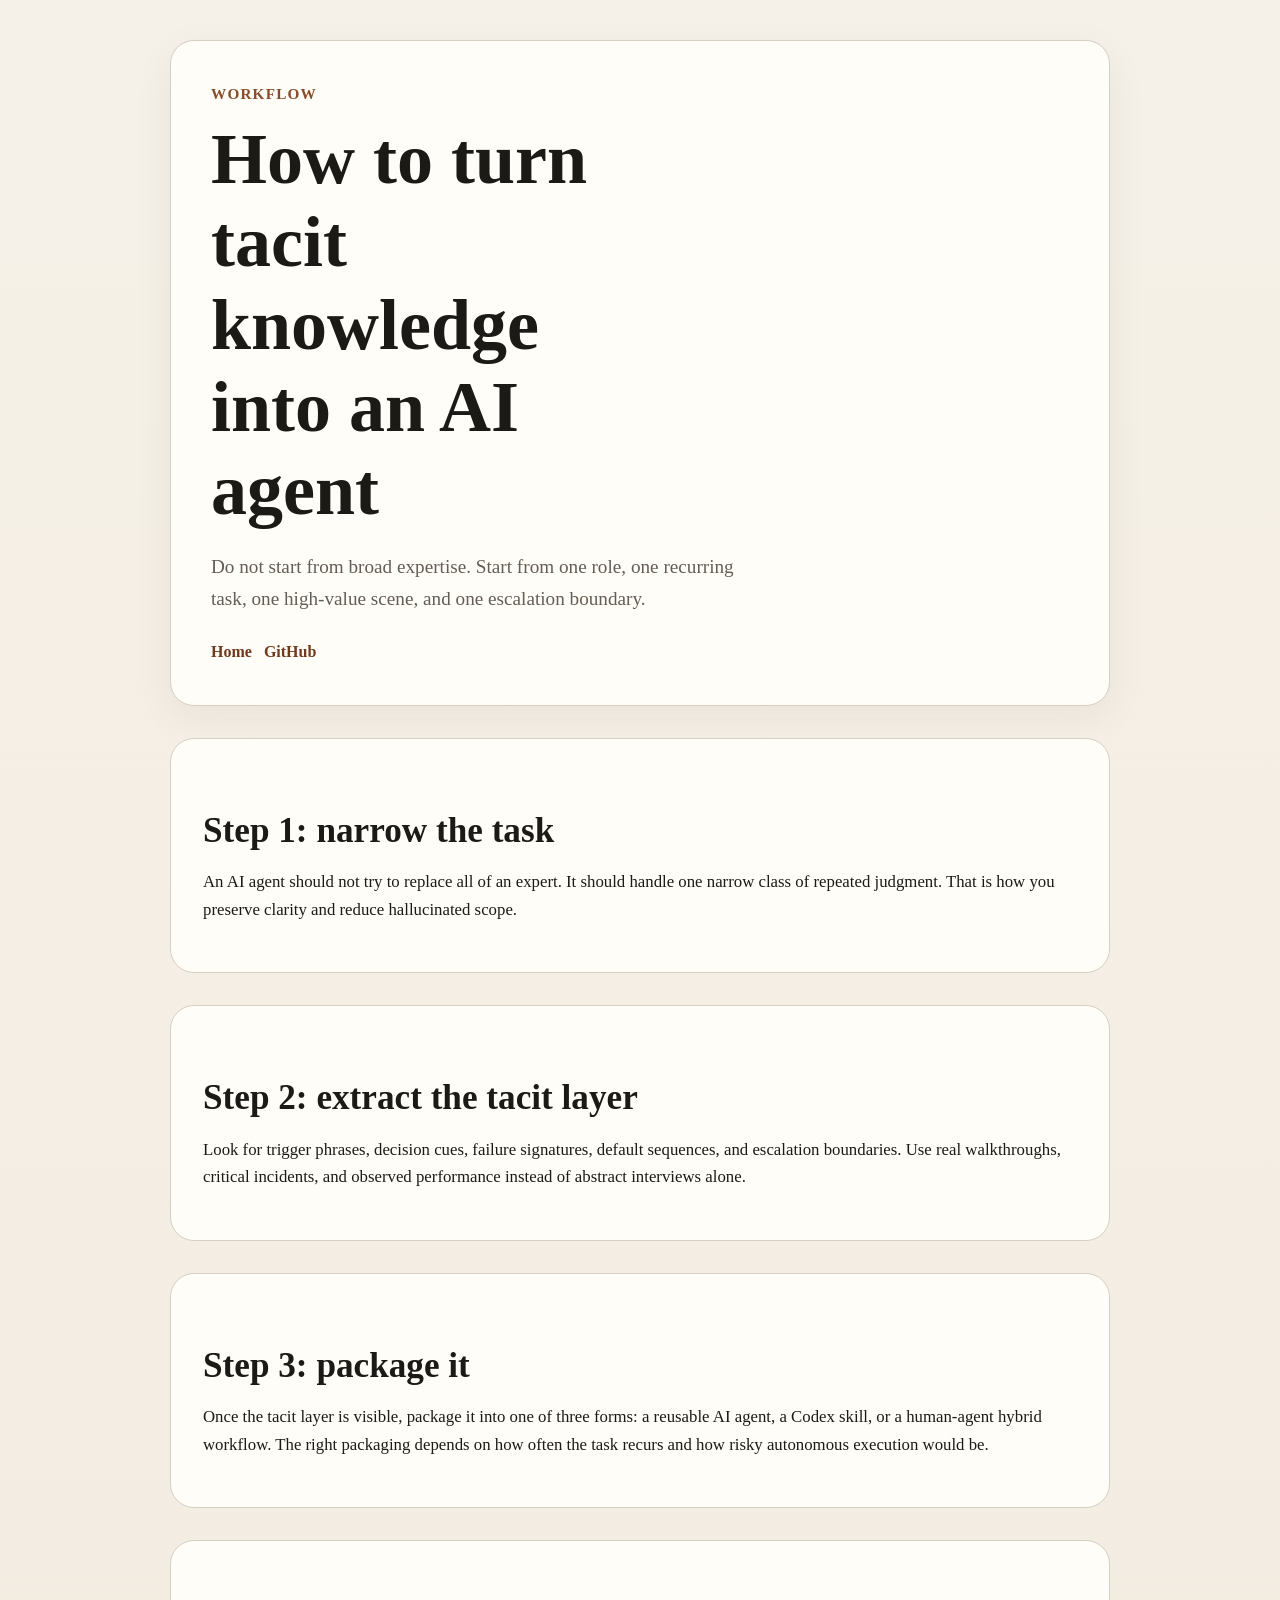
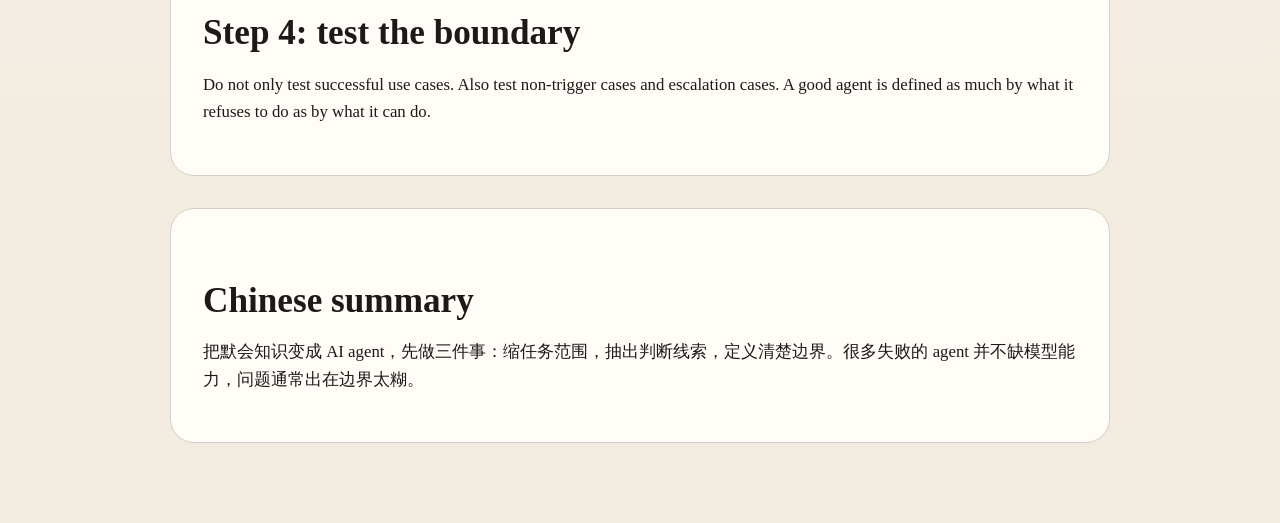
<file: docs/tacit-knowledge-to-ai-agent.html>
<!doctype html>
<html lang="en">
  <head>
    <meta charset="utf-8">
    <meta name="viewport" content="width=device-width, initial-scale=1">
    <title>How to Turn Tacit Knowledge into an AI Agent</title>
    <meta name="description" content="A practical workflow for turning tacit knowledge and expert judgment into a reusable AI agent, copilot, or Codex skill.">
    <link rel="canonical" href="https://11yuxuanyang.github.io/tacit-skills/tacit-knowledge-to-ai-agent.html">
    <meta name="robots" content="index,follow">
    <link rel="stylesheet" href="./styles.css">
  </head>
  <body>
    <main class="shell">
      <section class="hero">
        <p class="eyebrow">Workflow</p>
        <h1>How to turn tacit knowledge into an AI agent</h1>
        <p class="lede">Do not start from broad expertise. Start from one role, one recurring task, one high-value scene, and one escalation boundary.</p>
        <nav class="nav">
          <a href="./index.html">Home</a>
          <a href="https://github.com/11Yuxuanyang/tacit-skills">GitHub</a>
        </nav>
      </section>

      <section class="section">
        <h2>Step 1: narrow the task</h2>
        <p>An AI agent should not try to replace all of an expert. It should handle one narrow class of repeated judgment. That is how you preserve clarity and reduce hallucinated scope.</p>
      </section>

      <section class="section">
        <h2>Step 2: extract the tacit layer</h2>
        <p>Look for trigger phrases, decision cues, failure signatures, default sequences, and escalation boundaries. Use real walkthroughs, critical incidents, and observed performance instead of abstract interviews alone.</p>
      </section>

      <section class="section">
        <h2>Step 3: package it</h2>
        <p>Once the tacit layer is visible, package it into one of three forms: a reusable AI agent, a Codex skill, or a human-agent hybrid workflow. The right packaging depends on how often the task recurs and how risky autonomous execution would be.</p>
      </section>

      <section class="section">
        <h2>Step 4: test the boundary</h2>
        <p>Do not only test successful use cases. Also test non-trigger cases and escalation cases. A good agent is defined as much by what it refuses to do as by what it can do.</p>
      </section>

      <section class="section">
        <h2>Chinese summary</h2>
        <p>把默会知识变成 AI agent，先做三件事：缩任务范围，抽出判断线索，定义清楚边界。很多失败的 agent 并不缺模型能力，问题通常出在边界太糊。</p>
      </section>
    </main>
  </body>
  </html>
</file>
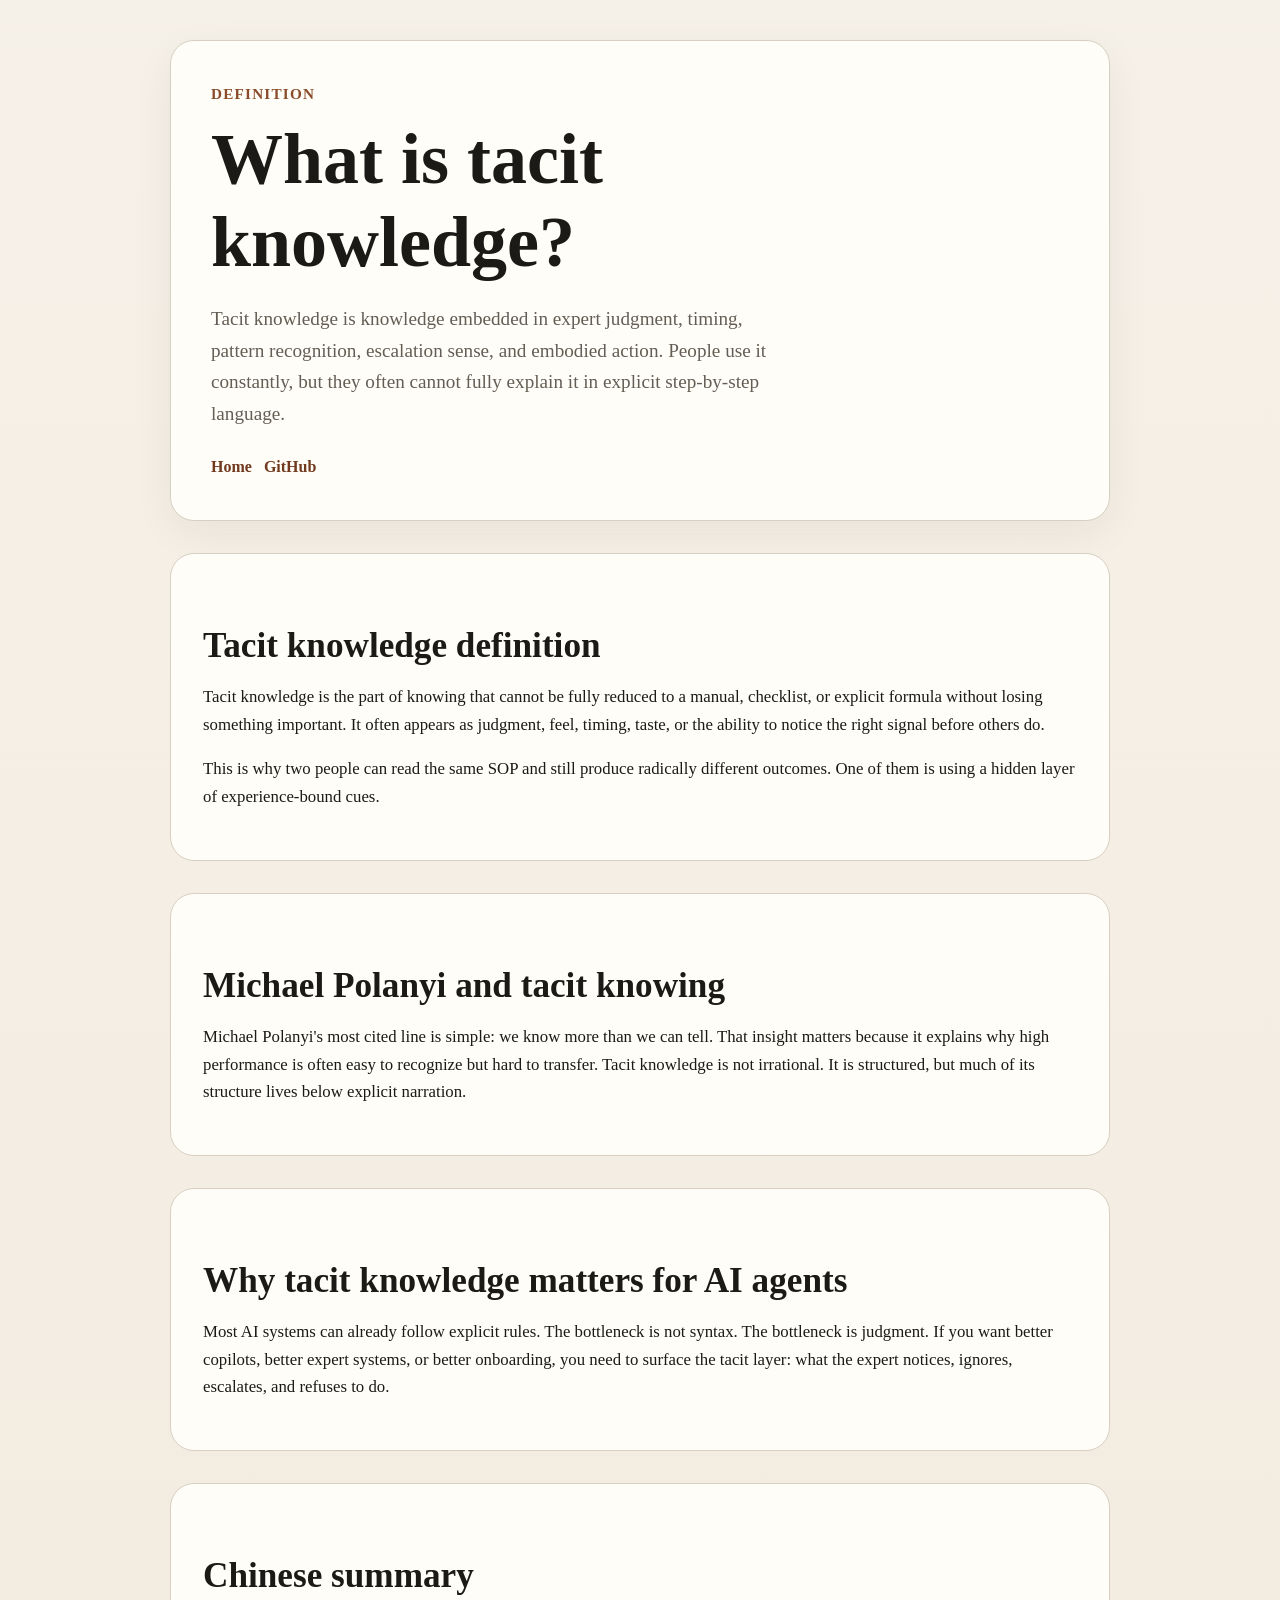
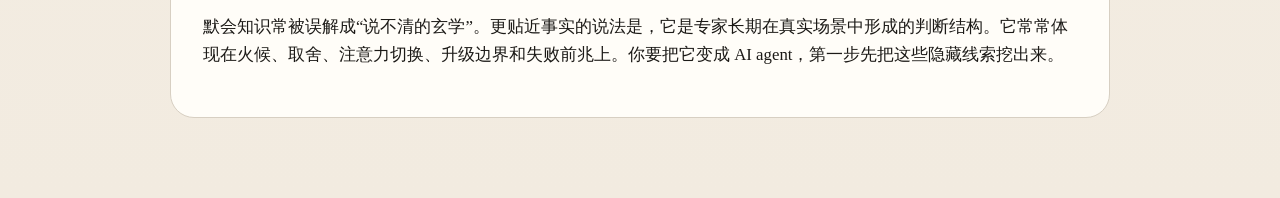
<file: docs/what-is-tacit-knowledge.html>
<!doctype html>
<html lang="en">
  <head>
    <meta charset="utf-8">
    <meta name="viewport" content="width=device-width, initial-scale=1">
    <title>What Is Tacit Knowledge? Definition, Meaning, and Why It Matters for AI Agents</title>
    <meta name="description" content="Tacit knowledge is the hidden layer of expert judgment, pattern recognition, timing, and escalation sense that people use but often cannot fully explain.">
    <link rel="canonical" href="https://11yuxuanyang.github.io/tacit-skills/what-is-tacit-knowledge.html">
    <meta name="robots" content="index,follow">
    <link rel="stylesheet" href="./styles.css">
  </head>
  <body>
    <main class="shell">
      <section class="hero">
        <p class="eyebrow">Definition</p>
        <h1>What is tacit knowledge?</h1>
        <p class="lede">Tacit knowledge is knowledge embedded in expert judgment, timing, pattern recognition, escalation sense, and embodied action. People use it constantly, but they often cannot fully explain it in explicit step-by-step language.</p>
        <nav class="nav">
          <a href="./index.html">Home</a>
          <a href="https://github.com/11Yuxuanyang/tacit-skills">GitHub</a>
        </nav>
      </section>

      <section class="section">
        <h2>Tacit knowledge definition</h2>
        <p>Tacit knowledge is the part of knowing that cannot be fully reduced to a manual, checklist, or explicit formula without losing something important. It often appears as judgment, feel, timing, taste, or the ability to notice the right signal before others do.</p>
        <p>This is why two people can read the same SOP and still produce radically different outcomes. One of them is using a hidden layer of experience-bound cues.</p>
      </section>

      <section class="section">
        <h2>Michael Polanyi and tacit knowing</h2>
        <p>Michael Polanyi's most cited line is simple: we know more than we can tell. That insight matters because it explains why high performance is often easy to recognize but hard to transfer. Tacit knowledge is not irrational. It is structured, but much of its structure lives below explicit narration.</p>
      </section>

      <section class="section">
        <h2>Why tacit knowledge matters for AI agents</h2>
        <p>Most AI systems can already follow explicit rules. The bottleneck is not syntax. The bottleneck is judgment. If you want better copilots, better expert systems, or better onboarding, you need to surface the tacit layer: what the expert notices, ignores, escalates, and refuses to do.</p>
      </section>

      <section class="section">
        <h2>Chinese summary</h2>
        <p>默会知识常被误解成“说不清的玄学”。更贴近事实的说法是，它是专家长期在真实场景中形成的判断结构。它常常体现在火候、取舍、注意力切换、升级边界和失败前兆上。你要把它变成 AI agent，第一步先把这些隐藏线索挖出来。</p>
      </section>
    </main>
  </body>
  </html>
</file>
<file: docs/styles.css>
:root {
  --bg: #f6f1e8;
  --paper: #fffdf8;
  --ink: #1c1a17;
  --muted: #645d54;
  --line: #d7cfc2;
  --accent: #8a4b2a;
  --accent-soft: #efe0d2;
  --link: #71391d;
}

* {
  box-sizing: border-box;
}

body {
  margin: 0;
  background: linear-gradient(180deg, #f6f1e8 0%, #f2ebe0 100%);
  color: var(--ink);
  font-family: Georgia, "Times New Roman", serif;
  line-height: 1.65;
}

a {
  color: var(--link);
}

.shell {
  max-width: 980px;
  margin: 0 auto;
  padding: 40px 20px 80px;
}

.hero {
  background: var(--paper);
  border: 1px solid var(--line);
  border-radius: 24px;
  padding: 40px;
  box-shadow: 0 12px 40px rgba(28, 26, 23, 0.06);
}

.eyebrow {
  margin: 0 0 12px;
  color: var(--accent);
  font-size: 0.95rem;
  font-weight: 700;
  letter-spacing: 0.08em;
  text-transform: uppercase;
}

h1,
h2,
h3 {
  line-height: 1.15;
  margin: 0 0 16px;
}

h1 {
  font-size: clamp(2.5rem, 6vw, 4.5rem);
  max-width: 12ch;
}

h2 {
  font-size: clamp(1.6rem, 3vw, 2.2rem);
  margin-top: 40px;
}

h3 {
  font-size: 1.15rem;
  margin-top: 24px;
}

p,
li {
  font-size: 1.05rem;
}

.lede {
  font-size: 1.2rem;
  max-width: 58ch;
  color: var(--muted);
}

.grid {
  display: grid;
  grid-template-columns: repeat(auto-fit, minmax(240px, 1fr));
  gap: 16px;
  margin-top: 28px;
}

.card {
  background: var(--paper);
  border: 1px solid var(--line);
  border-radius: 18px;
  padding: 20px;
}

.pill-row {
  display: flex;
  flex-wrap: wrap;
  gap: 10px;
  margin-top: 24px;
}

.pill {
  display: inline-block;
  padding: 8px 12px;
  border-radius: 999px;
  background: var(--accent-soft);
  color: var(--accent);
  text-decoration: none;
  font-size: 0.95rem;
}

.nav {
  display: flex;
  flex-wrap: wrap;
  gap: 12px;
  margin: 24px 0 0;
}

.nav a {
  text-decoration: none;
  font-weight: 700;
}

.section {
  margin-top: 32px;
  background: var(--paper);
  border: 1px solid var(--line);
  border-radius: 24px;
  padding: 32px;
}

.quote {
  border-left: 4px solid var(--accent);
  padding-left: 18px;
  color: var(--muted);
  margin: 24px 0;
}

.table {
  width: 100%;
  border-collapse: collapse;
  margin-top: 16px;
}

.table th,
.table td {
  border-top: 1px solid var(--line);
  padding: 14px 10px;
  text-align: left;
  vertical-align: top;
}

.footer {
  margin-top: 48px;
  color: var(--muted);
  font-size: 0.95rem;
}

code {
  font-family: ui-monospace, SFMono-Regular, Menlo, Consolas, monospace;
  background: #f3ece3;
  padding: 2px 6px;
  border-radius: 6px;
}

@media (max-width: 720px) {
  .hero,
  .section {
    padding: 24px;
    border-radius: 20px;
  }
}
</file>
